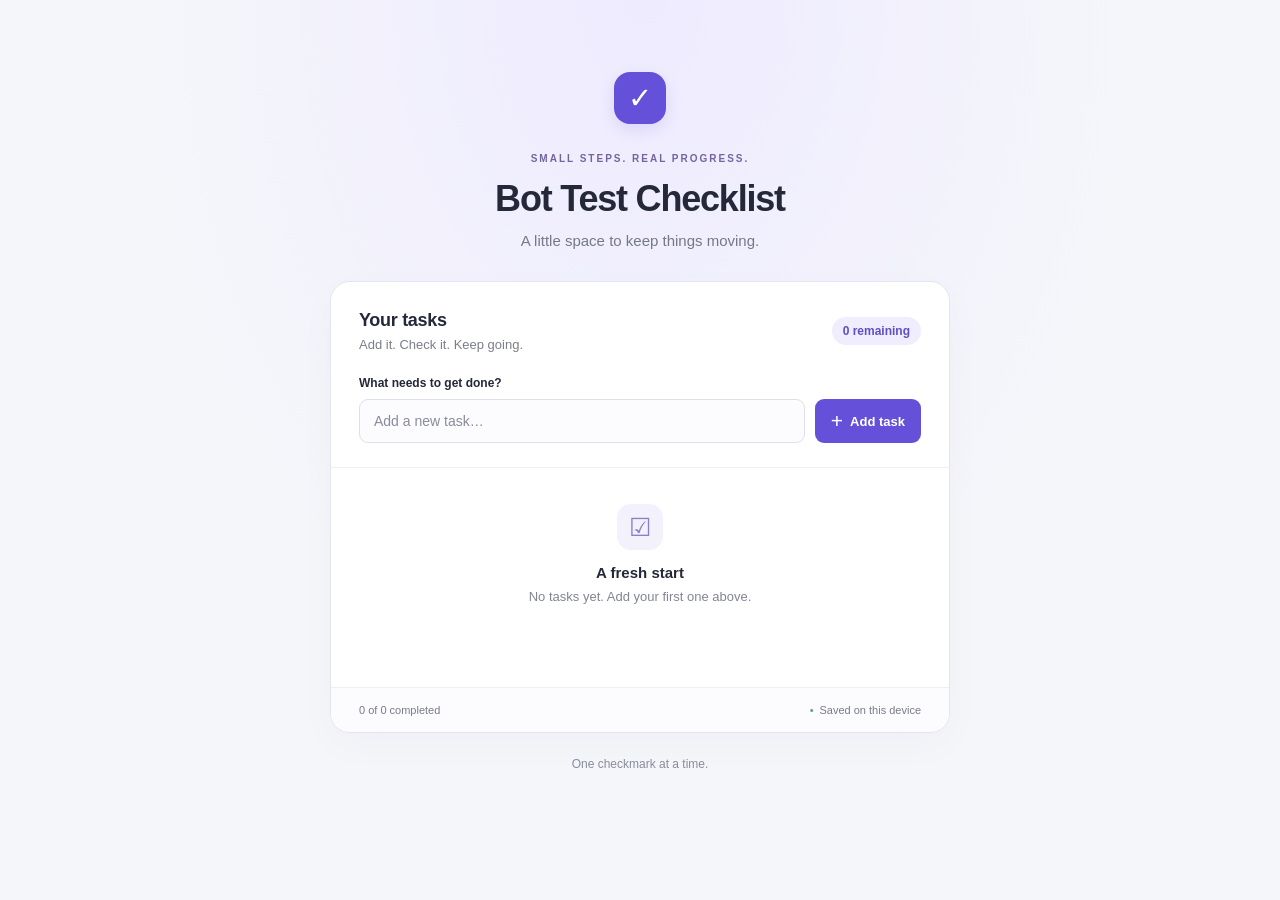
<file: apps/bot-test-checklist/index.html>
<!doctype html>
<html lang="en">
<head>
  <meta charset="UTF-8">
  <meta name="viewport" content="width=device-width, initial-scale=1">
  <meta name="theme-color" content="#f5f6fa">
  <title>Bot Test Checklist</title>
  <link rel="stylesheet" href="./styles.css">
  <script src="./script.js" defer></script>
</head>
<body>
  <main class="app">
    <header class="page-header">
      <div class="brand-icon" aria-hidden="true">✓</div>
      <span class="eyebrow">SMALL STEPS. REAL PROGRESS.</span>
      <h1>Bot Test Checklist</h1>
      <p>A little space to keep things moving.</p>
    </header>

    <section class="checklist" aria-labelledby="list-heading">
      <div class="card-heading">
        <div>
          <h2 id="list-heading">Your tasks</h2>
          <p>Add it. Check it. Keep going.</p>
        </div>
        <span class="count-badge" id="remaining-count" role="status">0 remaining</span>
      </div>

      <form id="task-form" novalidate>
        <label for="task-input">What needs to get done?</label>
        <div class="input-row">
          <input id="task-input" name="task" type="text"
            placeholder="Add a new task…" maxlength="200"
            autocomplete="off" aria-describedby="input-error">
          <button class="add-button" type="submit">
            <span aria-hidden="true">+</span> Add task
          </button>
        </div>
        <p id="input-error" class="error" role="alert" hidden></p>
      </form>

      <div class="list-area">
        <ul id="task-list" aria-label="Tasks"></ul>
        <div class="empty-state" id="empty-state">
          <div class="empty-icon" aria-hidden="true">☑</div>
          <h3>A fresh start</h3>
          <p>No tasks yet. Add your first one above.</p>
        </div>
      </div>

      <footer class="card-footer">
        <span id="completion-count">0 of 0 completed</span>
        <span class="storage-note" id="storage-note">Saved on this device</span>
      </footer>
    </section>

    <p class="page-note">One checkmark at a time.</p>
    <p class="sr-only" id="announcement" role="status" aria-live="polite"></p>
    <noscript><p class="error">Enable JavaScript to use this checklist.</p></noscript>
  </main>
</body>
</html>
</file>
<file: apps/bot-test-checklist/styles.css>
:root {
  color-scheme: light;
  font-family: -apple-system, BlinkMacSystemFont, "Segoe UI", sans-serif;
  color: #242839;
  background: #f5f6fa;
  font-synthesis: none;
}

* { box-sizing: border-box; }

body {
  margin: 0;
  min-height: 100vh;
  background: radial-gradient(ellipse at 50% 0%, #eeebff 0%, transparent 55%);
}

button, input { font: inherit; }
button { cursor: pointer; }
[hidden] { display: none !important; }

.app {
  width: min(100% - 40px, 620px);
  margin: 0 auto;
  padding: 72px 0 40px;
}

.page-header { text-align: center; margin-bottom: 32px; }

.brand-icon {
  display: grid;
  place-items: center;
  width: 52px;
  height: 52px;
  margin: 0 auto 24px;
  border-radius: 16px;
  background: #6550d9;
  box-shadow: 0 6px 16px #6550d925;
  color: white;
  font-size: 29px;
}

.eyebrow {
  color: #73649f;
  font-size: 10px;
  font-weight: 750;
  letter-spacing: 2px;
}

h1 {
  margin: 12px 0;
  font-size: clamp(27px, 5vw, 36px);
  letter-spacing: -1.2px;
}

.page-header > p { color: #74788a; font-size: 15px; margin: 0; }

.checklist {
  overflow: hidden;
  background: white;
  border: 1px solid #e5e5ef;
  border-radius: 20px;
  box-shadow: 0 12px 40px #29234e07;
}

.card-heading {
  display: flex;
  align-items: center;
  justify-content: space-between;
  gap: 16px;
  padding: 28px 28px 24px;
}

h2 { margin: 0; font-size: 18px; letter-spacing: -.3px; }
.card-heading p { margin: 6px 0 0; color: #7b7e8b; font-size: 13px; }

.count-badge {
  flex-shrink: 0;
  border-radius: 20px;
  padding: 7px 11px;
  background: #f0edff;
  color: #604ec3;
  font-size: 12px;
  font-weight: 650;
}

form { padding: 0 28px 24px; }
form > label { display: block; margin-bottom: 9px; font-size: 12px; font-weight: 650; }
.input-row { display: flex; gap: 10px; }

input[type="text"] {
  min-width: 0;
  width: 100%;
  padding: 13px 14px;
  border: 1px solid #dddfe9;
  border-radius: 9px;
  background: #fcfcfe;
  color: #242839;
  font-size: 14px;
}

input::placeholder { color: #888c9b; }

.add-button {
  display: inline-flex;
  align-items: center;
  justify-content: center;
  gap: 7px;
  flex-shrink: 0;
  padding: 0 16px;
  border: 0;
  border-radius: 9px;
  color: white;
  background: #6550d9;
  font-size: 13px;
  font-weight: 650;
}

.add-button span { font-size: 21px; font-weight: 400; }
.add-button:hover { background: #5440c3; }

:focus-visible { outline: 3px solid #a69ae9; outline-offset: 3px; }
input[aria-invalid="true"] { border-color: #bf3651; }
.error { color: #ad2942; font-size: 13px; margin: 10px 0 0; }

.list-area { border-top: 1px solid #eeeef4; min-height: 220px; }
ul { list-style: none; padding: 0; margin: 0; }

.task {
  display: flex;
  align-items: center;
  gap: 12px;
  padding: 15px 24px 15px 28px;
  border-bottom: 1px solid #f0f0f5;
}

.task:last-child { border-bottom: 0; }
.task:hover { background: #fdfcff; }

.task-label {
  display: flex;
  align-items: center;
  flex: 1;
  min-width: 0;
  gap: 13px;
  cursor: pointer;
  font-size: 14px;
  line-height: 1.5;
}

.task-label span { overflow-wrap: anywhere; }
.task input {
  flex-shrink: 0;
  width: 19px;
  height: 19px;
  margin: 0;
  accent-color: #6550d9;
  cursor: pointer;
}

.task.completed .task-label span { text-decoration: line-through; color: #8a8e9b; }

.delete-button {
  display: grid;
  place-items: center;
  flex-shrink: 0;
  width: 36px;
  height: 36px;
  padding: 0;
  border: 0;
  border-radius: 8px;
  background: transparent;
  color: #888b9b;
}

.delete-button:hover { color: #b8324a; background: #fff0f2; }
.delete-button svg { width: 17px; height: 17px; }

.empty-state { text-align: center; padding: 36px 20px 40px; }
.empty-icon {
  display: grid;
  place-items: center;
  width: 46px;
  height: 46px;
  margin: 0 auto 14px;
  background: #f3f1fb;
  border-radius: 14px;
  color: #8d7ecb;
  font-size: 25px;
}
.empty-state h3 { font-size: 15px; margin: 0 0 8px; font-weight: 600; }
.empty-state p { color: #828594; font-size: 13px; margin: 0; }

.card-footer {
  display: flex;
  justify-content: space-between;
  flex-wrap: wrap;
  gap: 10px;
  padding: 16px 28px;
  background: #fcfcfe;
  border-top: 1px solid #eeeef4;
  color: #777b8b;
  font-size: 11px;
}

.storage-note::before { content: "•"; color: #54a58a; margin-right: 6px; }
.page-note { text-align: center; color: #898c9b; font-size: 12px; margin-top: 24px; }
.sr-only {
  position: absolute;
  width: 1px;
  height: 1px;
  padding: 0;
  margin: -1px;
  overflow: hidden;
  clip: rect(0, 0, 0, 0);
  white-space: nowrap;
  border: 0;
}

@media (max-width: 480px) {
  .app { width: calc(100% - 28px); padding-top: 40px; }
  .card-heading { padding: 24px 18px; gap: 8px; }
  form { padding: 0 18px 22px; }
  .input-row { gap: 8px; }
  .add-button { padding: 0 12px; }
  .task { padding-left: 18px; padding-right: 14px; }
  .card-footer { padding: 16px 18px; }
}
</file>
